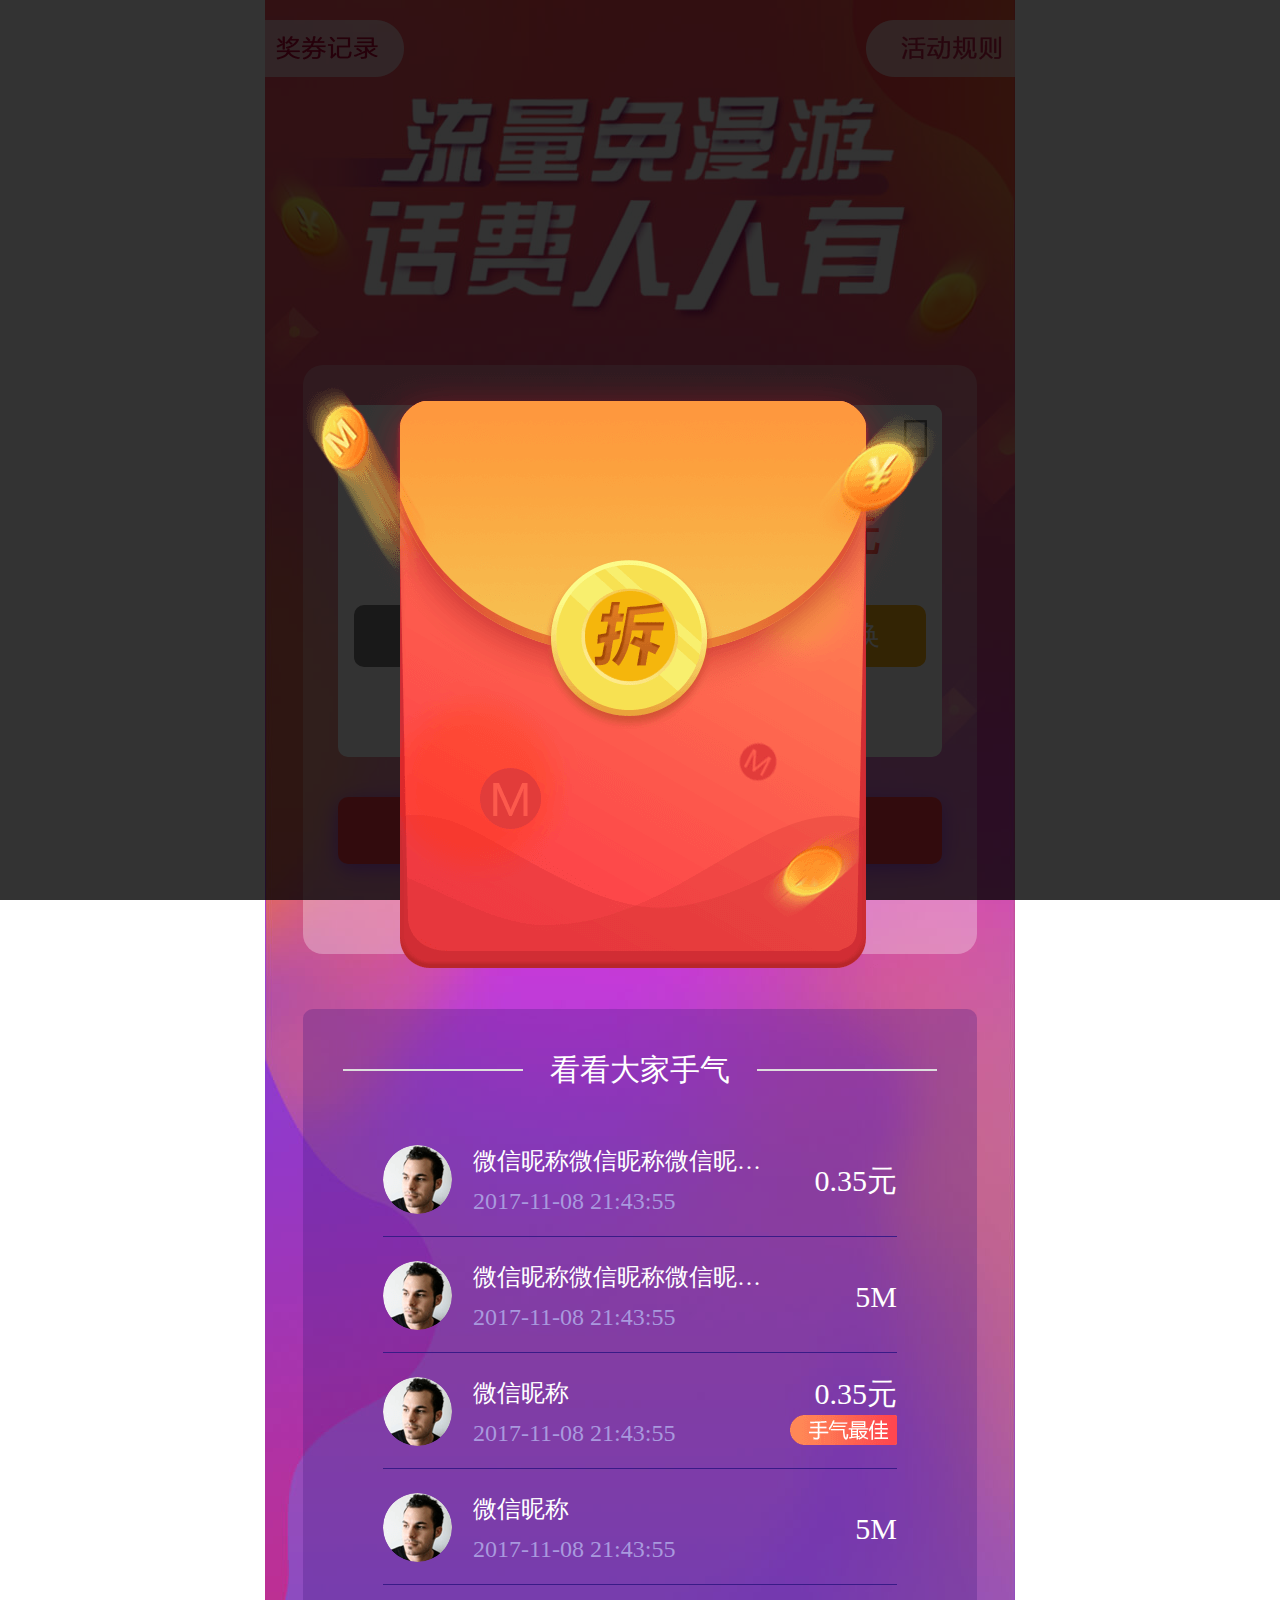
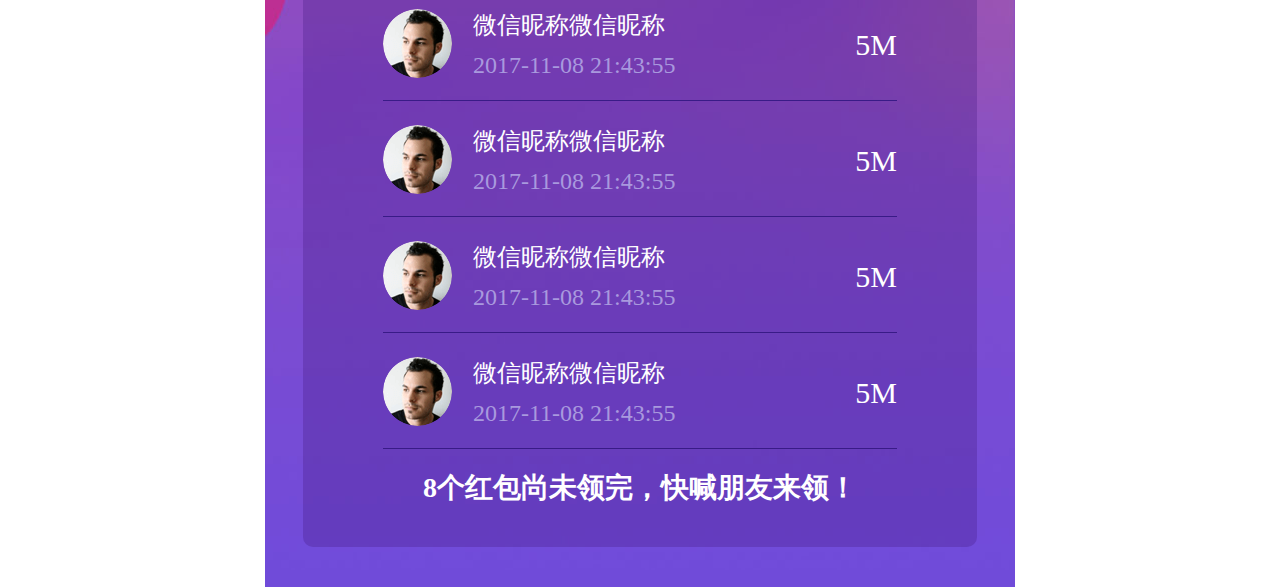
<file: index.html>
<!doctype html>
<html lang="en">
<head>
	<meta charset="UTF-8">
	<meta name="viewport" content="width=750, user-scalable=no, target-densitydpi=device-dpi">
	<meta name="format-detection" content="telephone=no">
	<title>流量红包人人有</title>
	<link rel="stylesheet" type="text/css" href="css/style.css">
</head>
<body>
<!-- 主体内容 开始 -->
<div class="wrap">
	<div class="banner">
		<i class="icon icon-record prizeBtn"></i>
		<i class="icon icon-rule ruleBtn"></i>
	</div>
	<div class="padding">
		<!-- dataCon01 Start -->
		<div class="dataCon01">
			<div class="ffbox">
				<div class="box box1 flip">
					<i class="icon icon-back"></i>
			    	<table class="tb02">
			    		<tr>
			    			<th></th>
			    			<th>流量券</th>
			    			<th>话费券</th>
			    		</tr>
			    		<tr>
			    			<td>累计获得</td>
			    			<td>500M</td>
			    			<td>8.4元</td>
			    		</tr>
			    		<tr>
			    			<td>已兑换</td>
			    			<td>200M</td>
			    			<td>5元</td>
			    		</tr>
			    	</table>
			    	<div class="btn-b" style="background: #ffb217;">炫耀一下</div>
			    </div>

			    <div class="box box0 flip">
			    	<i class="icon icon-tel"></i>
			    	<table class="tb01">
			    		<tr>
			    			<td>
			    				<div class="bl">
				    				<div class="tx1">流量券余额</div>
				    				<div class="num">10<span>M</span></div>
			    				</div>
			    			</td>
			    			<td>
			    				<div class="tx1">流量券余额</div>
			    				<div class="num">0.35<span>元</span></div>
			    			</td>
			    		</tr>
			    		<tr>
			    			<td>
			    				<div class="btn-b grayscale">满100M可兑换</div>
			    			</td>
			    			<td>
			    				<div class="btn-b" style="background: #ffb217;">满100M可兑换</div>
			    			</td>
			    		</tr>
			    	</table>
			    	<div class="zhu">更多话费流量快去领取好友礼包吧</div>
			    </div>
		    </div>

		    <div class="btn-a">点我获取更多话费流量</div>
		</div>
		<!-- dataCon01 End -->
		<!-- dataCon02 Start -->
		<div class="dataCon02">
			<div class="h4">看看大家手气</div>
			<div class="noone" style="display: none;">
				还没有领取你的红包，<br/>快喊朋友来领吧！
			</div>
			<div class="sqlist">
				<table>
					<tr>
						<td>
							<img src="images/user.png" class="uhead" />
							<div class="tx">
								<div class="nick">微信昵称微信昵称微信昵称微信昵称</div>
								<div class="time">2017-11-08 21:43:55</div>
							</div>
						</td>
						<td class="td2">
							<div>0.35元</div>
						</td>
					</tr>
					<tr>
						<td>
							<img src="images/user.png" class="uhead" />
							<div class="tx">
								<div class="nick">微信昵称微信昵称微信昵称微信昵称</div>
								<div class="time">2017-11-08 21:43:55</div>
							</div>
						</td>
						<td class="td2">
							5M
						</td>
					</tr>
					<tr>
						<td>
							<img src="images/user.png" class="uhead" />
							<div class="tx">
								<div class="nick">微信昵称</div>
								<div class="time">2017-11-08 21:43:55</div>
							</div>
						</td>
						<td class="td2">
							<div>0.35元</div>
							<i class="icon icon-index-jia"></i>
						</td>
					</tr>
					<tr>
						<td>
							<img src="images/user.png" class="uhead" />
							<div class="tx">
								<div class="nick">微信昵称</div>
								<div class="time">2017-11-08 21:43:55</div>
							</div>
						</td>
						<td class="td2">
							5M
						</td>
					</tr>
					<tr>
						<td>
							<img src="images/user.png" class="uhead" />
							<div class="tx">
								<div class="nick">微信昵称微信昵称</div>
								<div class="time">2017-11-08 21:43:55</div>
							</div>
						</td>
						<td class="td2">
							5M
						</td>
					</tr>
                    <tr>
                        <td>
                            <img src="images/user.png" class="uhead" />
                            <div class="tx">
                                <div class="nick">微信昵称微信昵称</div>
                                <div class="time">2017-11-08 21:43:55</div>
                            </div>
                        </td>
                        <td class="td2">
                            5M
                        </td>
                    </tr>
                    <tr>
                        <td>
                            <img src="images/user.png" class="uhead" />
                            <div class="tx">
                                <div class="nick">微信昵称微信昵称</div>
                                <div class="time">2017-11-08 21:43:55</div>
                            </div>
                        </td>
                        <td class="td2">
                            5M
                        </td>
                    </tr>
                    <tr>
                        <td>
                            <img src="images/user.png" class="uhead" />
                            <div class="tx">
                                <div class="nick">微信昵称微信昵称</div>
                                <div class="time">2017-11-08 21:43:55</div>
                            </div>
                        </td>
                        <td class="td2">
                            5M
                        </td>
                    </tr>
				</table>
			</div>
			<div class="zhu">8个红包尚未领完，快喊朋友来领！</div>
		</div>
		<!-- dataCon02 End -->
	</div>
</div>
<!-- 主体内容 结束 -->

<!-- 土司弹窗-50M放入账户 开始 -->
<div class="toast">
    <div class="com_pop_con pop_toast">
    	<div class="middle">
        	恭喜您！50M流量券已放入账户了哦，<br/>快去查看吧！
        </div>
    </div>
</div>
<!-- 土司弹窗-50M放入账户 结束 -->
<!-- 土司弹窗-本轮已抢完 开始 -->
<div class="toast">
    <div class="com_pop_con pop_toast">
    	<div class="middle">
        	很遗憾<br/>
本轮话费/流量已抢光，<br/>
请下个时间段再来试试吧！
        </div>
    </div>
</div>
<!-- 土司弹窗-本轮已抢完 结束 -->
<!-- 土司弹窗-兑换成功 开始 -->
<div class="toast">
    <div class="com_pop_con pop_toast">
    	<div class="middle">
        	恭喜你兑换成功<br/>
所获流量/话费将在8月23日前充值到您的账户
        </div>
    </div>
</div>
<!-- 土司弹窗-兑换成功 结束 -->
<!-- 土司弹窗-流量券已抢光 开始 -->
<div class="toast">
    <div class="com_pop_con pop_toast">
    	<div class="middle">
        	啊哦，今日流量券已抢光，请明天早些来哦！
        </div>
    </div>
</div>
<!-- 土司弹窗-流量券已抢光 结束 -->
<!-- 土司弹窗-每个时间段兑换一次 开始 -->
<div class="toast">
    <div class="com_pop_con pop_toast">
    	<div class="middle">
        	每个时间段仅可兑换一次奖品哦~<br/>
请下个时间段再来吧！
        </div>
    </div>
</div>
<!-- 土司弹窗-每个时间段兑换一次 结束 -->
<!-- 土司弹窗-右上角分享 开始 -->
<div class="toast">
    <div class="com_pop_con pop_toast">
    	<div class="middle">
        	点击右上角发给朋友<br/>
满8人领取即有机会再获50M流量券
        </div>
    </div>
</div>
<!-- 土司弹窗-右上角分享 结束 -->


<!-- 8个红包已被领完-去抢50M流量券 开始 -->
<div class="pop_module">
    <div class="com_pop_con pop_con01">
        <div class="ptop">
        	 温馨提示
        	<div class="icon icon-close closeBtn"></div>
        </div>
        <div class="txt">
        	<div class="middle">
	            礼包已被8位好友领完了哦，<br/> 快去抢50M流量券吧！
	        </div>
        </div>
        <div class="btm">
            <div class="icon icon-btn">立即领取</div>
        </div>
    </div>
</div>
<!-- 8个红包已被领完-去抢50M流量券 结束 -->

<!-- APP测-弹窗兑换时间未到 开始 -->
<div class="pop_module">
    <div class="com_pop_con pop_con01">
        <div class="ptop">
        	 兑换时间还未到哦！
        	<div class="icon icon-close closeBtn"></div>
        </div>
        <div class="txt" style="width: 5.8rem;">
        	<div class="middle">
	            每日<span class="orange">11：00—15：00</span>和<span class="orange">16：00—20：00</span>两个时间段开放兑换哦，千万别错过！
	        </div>
        </div>
        <div class="btm">
            <div class="icon icon-btn">确认</div>
        </div>
    </div>
</div>
<!-- APP测-弹窗兑换时间未到 结束 -->
<!-- APP测-弹窗余额不足 开始 -->
<div class="pop_module">
    <div class="com_pop_con pop_con01">
        <div class="ptop">
        	  余额不足
        	<div class="icon icon-close closeBtn"></div>
        </div>
        <div class="txt">
        	<div class="middle">
	            您的余额还不够兑换哦，<br/> 集满100M/5元话费再来吧！
	        </div>
        </div>
        <div class="btm">
            <div class="icon icon-btn">获得更多礼包</div>
        </div>
    </div>
</div>
<!-- APP测-弹窗余额不足 结束 -->

<!-- APP测-当日第二次进入弹窗提示礼包已领过 开始 -->
<div class="pop_module">
    <div class="com_pop_con pop_con01">
        <div class="ptop">
        	   今日礼包已领过！
        	<div class="icon icon-close closeBtn"></div>
        </div>
        <div class="txt">
        	<div class="middle">
	            微信搜索关注“中国移动10086”公众号 →回复<span class="orange">“礼包”</span>参与活动，即可再领 一份话费、流量礼包哦！
	        </div>
        </div>
        <div class="btm">
            <div class="icon icon-btn">立即前往</div>
        </div>
    </div>
</div>
<!-- APP测-当日第二次进入弹窗提示礼包已领过 结束 -->

<!-- 被邀请人进入-不能领取自己礼包 开始 -->
<div class="pop_module">
    <div class="com_pop_con pop_con01">
        <div class="ptop">
        	    温馨提示
        	<div class="icon icon-close closeBtn"></div>
        </div>
        <div class="txt">
        	<div class="middle">
	           不能领取自己的礼包哦！
	        </div>
        </div>
        <div class="btm">
            <div class="icon icon-btn">确认</div>
        </div>
    </div>
</div>
<!-- 被邀请人进入-不能领取自己礼包 结束 -->

<!-- 被被邀请人进入-很遗憾礼包已领完 开始 -->
<div class="pop_module">
    <div class="com_pop_con pop_con01">
        <div class="ptop">
        	     很遗憾
        	<div class="icon icon-close closeBtn"></div>
        </div>
        <div class="txt">
        	<div class="middle">
	           该礼包已被领完！
	        </div>
        </div>
        <div class="btm">
            <div class="icon icon-btn">立即领取更多话费流量礼包</div>
        </div>
    </div>
</div>
<!-- 被被邀请人进入-很遗憾礼包已领完 结束 -->

<!-- 被邀请人进入-礼包已领过 开始 -->
<div class="pop_module">
    <div class="com_pop_con pop_con01">
        <div class="ptop">
        	      温馨提示
        	<div class="icon icon-close closeBtn"></div>
        </div>
        <div class="txt">
        	<div class="middle">
	           该礼包您已经领取过了哦， <br/>快去看看其他好友的礼包吧！
	        </div>
        </div>
        <div class="btm">
            <div class="icon icon-btn">确认</div>
        </div>
    </div>
</div>
<!-- 被邀请人进入-礼包已领过 结束 -->

<!-- 被邀请人进入-领取机会用完 开始 -->
<div class="pop_module">
    <div class="com_pop_con pop_con01">
        <div class="ptop">
        	      温馨提示
        	<div class="icon icon-close closeBtn"></div>
        </div>
        <div class="txt">
        	<div class="middle">
	           不要贪心哦，<br/> 今日领取机会已用完！<br/> 注：每日仅可领取4次好友礼包哦！
	        </div>
        </div>
        <div class="btm">
            <div class="icon icon-btn">确认</div>
        </div>
    </div>
</div>
<!-- 被邀请人进入-领取机会用完 结束 -->


<!-- 被邀请人进入-领取机会用完 开始 -->
<div class="pop_module">
    <div class="com_pop_con pop_con01">
        <div class="ptop">
        	      温馨提示
        	<div class="icon icon-close closeBtn"></div>
        </div>
        <div class="txt">
        	<div class="middle">
	           不要贪心哦，<br/> 今日领取机会已用完！<br/> 注：每日仅可领取4次好友礼包哦！
	        </div>
        </div>
        <div class="btm">
            <div class="icon icon-btn">确认</div>
        </div>
    </div>
</div>
<!-- 被邀请人进入-领取机会用完 结束 -->


<!-- 弹窗-50M流量券已入账 开始 -->
<div class="pop_module">
    <div class="com_pop_con pop_con01">
        <div class="ptop">
        	       恭喜您
        	<div class="icon icon-close closeBtn"></div>
        </div>
        <div class="txt">
        	<div class="middle">
	           50M流量券已放入账户了哦，<br/> 快去查看吧！
	        </div>
        </div>
        <div class="btm">
            <div class="icon icon-btn">立即查看</div>
        </div>
    </div>
</div>
<!-- 弹窗-50M流量券已入账 结束 -->

<!-- 弹窗-打开10086APP 开始 -->
<div class="pop_module">
    <div class="com_pop_con pop_con01">
        <div class="ptop">
        	        温馨提示
        	<div class="icon icon-close closeBtn"></div>
        </div>
        <div class="txt" style="width: 5.5rem;">
        	<div class="middle">
	           打开“10086APP”→点击首页轮播图→进入活动，即可兑换流量及话费奖品！
	        </div>
        </div>
        <div class="btm">
            <div class="icon icon-btn">打开10086APP</div>
        </div>
    </div>
</div>
<!-- 弹窗-打开10086APP 结束 -->
<!-- 弹窗-流量券被抢光 开始 -->
<div class="pop_module">
    <div class="com_pop_con pop_con01">
        <div class="ptop">
        	        很遗憾
        	<div class="icon icon-close closeBtn"></div>
        </div>
        <div class="txt">
        	<div class="middle">
	          啊哦，今日流量券已抢光，<br/> 请明天早些来哦！
	        </div>
        </div>
        <div class="btm">
            <div class="icon icon-btn">获取更多礼包</div>
        </div>
    </div>
</div>
<!-- 弹窗-流量券被抢光 结束 -->
<!-- 弹窗-温馨提示 开始 -->
<div class="pop_module">
    <div class="com_pop_con pop_con01">
        <div class="ptop">
        	         温馨提示
        	<div class="icon icon-close closeBtn"></div>
        </div>
        <div class="txt">
        	<div class="middle">
	          每日首次前往“10086APP”→点击首页下方轮播图→进入活动，还可以再领 一份话费、流量礼包哦！
	        </div>
        </div>
        <div class="btm">
            <div class="icon icon-btn">打开10086APP</div>
        </div>
    </div>
</div>
<!-- 弹窗-温馨提示 结束 -->

<!-- 微信绑定页 开始 -->
<div class="pop_module">
    <div class="com_pop_con pop_con01">
        <div class="ptop">
        	 话费流量要放哪个手机号呢？
        	<div class="icon icon-close closeBtn"></div>
        </div>
        <div style="height: .6rem;"></div>
        <div class="btm">
            <div class="icon icon-btn">立即绑定</div>
        </div>
    </div>
</div>
<!-- 微信绑定页 结束 -->

<!-- 微信测-当日第二次进入弹窗提示礼包已领过 开始 -->
<div class="pop_module">
    <div class="com_pop_con pop_con01">
        <div class="ptop">
        	  今日礼包已领过！
        	<div class="icon icon-close closeBtn"></div>
        </div>
        <div class="txt">
        	<div class="middle">
	          每日首次前往“10086APP”→点击 首页轮播图→进入活动，还可以再领 一份话费、流量礼包哦！
	        </div>
        </div>
        <div class="btm">
            <div class="icon icon-btn">立即前往</div>
        </div>
    </div>
</div>
<!-- 微信测-当日第二次进入弹窗提示礼包已领过 结束 -->


<!-- 弹窗-弹窗-余额卡片 开始 -->
<div class="pop_module">
    <div class="com_pop_con pop_con01">
        <div class="ptop">
        	<div class="icon icon-close closeBtn"></div>
        </div>
        <table class="tb02">
    		<tr>
    			<th></th>
    			<th>流量券</th>
    			<th>话费券</th>
    		</tr>
    		<tr>
    			<td>累计获得</td>
    			<td>500M</td>
    			<td>8.4元</td>
    		</tr>
    		<tr>
    			<td>已兑换</td>
    			<td>200M</td>
    			<td>5元</td>
    		</tr>
    	</table>
      	<div class="btm" style="margin-top: .4rem;">
            <div class="icon icon-btn">炫耀一下</div>
        </div>
    </div>
</div>
<!-- 弹窗-弹窗-余额卡片 结束 -->
<!-- 弹窗-领券攻略 开始 -->
<div class="pop_module">
    <div class="com_pop_con pop_con01">
        <div class="ptop">
        	领券攻略
        	<div class="icon icon-close closeBtn"></div>
        </div>
        <div class="content01">
        	<p class="line">
        	1、给好友发礼包，抢领50M流量券！<br/><i class="icon icon-to2"></i>
			<span class="gray">注：每日数量有限，先到先得！</span>
			</p>
			<p>
			2、前往10086APP再领一份礼包哦！<br/><i class="icon icon-to1"></i>
				<span class="gray">注：打开“10086APP”→点击<br/>
				首页下方轮播图→参与活动</span>
			</p>
			<div class="zhu gray">
				注：在朋友圈领取好友发出的礼包还可以<br/>
			       获得更多话费流量券哦！
			</div>
        </div>
    </div>
</div>
<!-- 弹窗-领券攻略 结束 -->

<!-- 被邀请人打开红包页—获得奖券 开始 -->
<div class="pop_module">
    <div class="com_pop_con pop_con01">
        <div class="ptop">
        	恭喜您获得
        	<div class="icon icon-close closeBtn"></div>
        </div>
        <div class="content02">
        	<div class="quan">
        		<dl>
        			<dt>话费券</dt>
        			<dd> ▪  满5元可兑换</dd>
        			<dd> ▪  有效期至2018年7月20日</dd>
        		</dl>
        		<div class="right">
        			0.5<span>元</span>
        		</div>
        	</div>
        	<div class="txt1 gray">话费券已放入账号：136****8548</div>
        	<div class="icon icon-btn">确认</div>
        </div>
      
    </div>
</div>
<!-- 被邀请人打开红包页—获得奖券 结束 -->
<!-- 红包页—获得奖券 开始 -->
<div class="pop_module">
    <div class="com_pop_con pop_con01">
        <div class="ptop">
        	恭喜您获得
        	<div class="icon icon-close closeBtn"></div>
        </div>
        <div class="content02">
        	<div class="quan">
        		<dl>
        			<dt>话费券</dt>
        			<dd> ▪  满5元可兑换</dd>
        			<dd> ▪  有效期至2018年7月20日</dd>
        		</dl>
        		<div class="right">
        			0.5<span>元</span>
        		</div>
        	</div>
        	<div class="quan">
        		<dl>
        			<dt>流量券</dt>
        			<dd>  ▪  满100M可兑换</dd>
        			<dd> ▪  有效期至2018年7月20日</dd>
        		</dl>
        		<div class="right">
        			10<span>M</span>
        		</div>
        	</div>
        	<div class="txt1 gray">话费券已放入账号：136****8548</div>
        	<div class="icon icon-btn closeBtn">确认</div>
        </div>
    </div>
</div>
<!-- 红包页—获得奖券 结束 -->
<!-- 弹窗-活动规则 开始 -->
<div class="pop_module rulePop">
    <div class="com_pop_con pop_con01">
        <div class="ptop">
        	活动规则
        	<div class="icon icon-close closeBtn"></div>
        </div>
        <div class="content03">
        	<div class="ova">
        		<p class="bold">活动时间:</p>
	        	<p>2018年7月11日-7月20日</p>
	        	<p class="bold">参与规则：</p>
	        	<p>1、您可每日在“中国移动10086”微信公众号和“10086”APP各领取一次礼包（您在微信绑定的号码需与APP登录号码保持一致，否则获取的奖品券无法累加）；</p>
	        	<p>2、礼包可发给朋友领取，每个礼包含8个小包，当日礼包全部领取后，将有机会获得50M流量券，每日限量500份，0点开始重置，数量有限，先到先得；</p>
	        	<p>3、每日您可领取4次好友的礼包，领取好友的礼包也将随机获得话费券或流量券；</p>
	        	<p>4、当您攒够5元话费或100M流量即可在规定时间参与兑换，数量有限，先到先得哦；</p>
        	</div>
        </div>
        <div class="icon icon-btn closeBtn">好的</div>
      
    </div>
</div>
<!-- 弹窗-活动规则 结束 -->

<!-- 弹窗-奖券记录 开始 -->
<div class="pop_module prizePop">
    <div class="com_pop_con pop_con01">
        <div class="ptop">
        	奖券记录
        	<div class="icon icon-close closeBtn"></div>
        </div>
        <div class="content04 sqlist">
        	<div class="ova">
	        	<table>
					<tr>
						<td>
							<div class="tx">
								<div class="nick">APP每日领取</div>
								<div class="time">2017-11-08 21:43:55</div>
							</div>
						</td>
						<td class="td2">
							+5M流量券
						</td>
					</tr>
					<tr class="orange">
						<td>
							<div class="tx">
								<div class="nick">成功兑换流量</div>
								<div class="time">2017-11-08 21:43:55</div>
							</div>
						</td>
						<td class="td2">
							-100M流量券
						</td>
					</tr>
					<tr>
						<td>
							<div class="tx">
								<div class="nick">APP每日领取</div>
								<div class="time">2017-11-08 21:43:55</div>
							</div>
						</td>
						<td class="td2">
							+5M流量券
						</td>
					</tr>
					<tr>
						<td>
							<div class="tx">
								<div class="nick">APP每日领取</div>
								<div class="time">2017-11-08 21:43:55</div>
							</div>
						</td>
						<td class="td2">
							+5M流量券
						</td>
					</tr>
					<tr>
						<td>
							<div class="tx">
								<div class="nick">微信每日领取</div>
								<div class="time">2017-11-08 21:43:55</div>
							</div>
						</td>
						<td class="td2">
							+5M流量券
						</td>
					</tr>
					<tr>
						<td>
							<div class="tx">
								<div class="nick">成功兑换流量</div>
								<div class="time">2017-11-08 21:43:55</div>
							</div>
						</td>
						<td class="td2">
							+5M流量券
						</td>
					</tr>
					<tr>
						<td>
							<div class="tx">
								<div class="nick">APP每日领取</div>
								<div class="time">2017-11-08 21:43:55</div>
							</div>
						</td>
						<td class="td2">
							+5M流量券
						</td>
					</tr>
					<tr>
						<td>
							<div class="tx">
								<div class="nick">微信每日领取</div>
								<div class="time">2017-11-08 21:43:55</div>
							</div>
						</td>
						<td class="td2">
							+5M流量券
						</td>
					</tr>
				</table>
			</div>
        </div>
        <div class="icon icon-btn closeBtn">好的</div>
    </div>
</div>
<!-- 弹窗-奖券记录 结束 -->

<!-- 微信关注页 开始 -->
<div class="pop_module">
    <div class="com_pop_con pop_con01">
        <div class="ptop">
        	先成为我的人就能领啦
        	<!-- <div class="icon icon-close closeBtn"></div> -->
        </div>
        <div class="content05">
        	<img src="images/ewm.png"/>
        	<div class="txt2">长按识别上方二维码<br/>
        		回复关键词“<span class="orange">礼包</span>”即可领取</div>
        </div>
    </div>
</div>
<!-- 微信关注页 结束 -->

<!-- 弹窗-红包 开始 -->
<div class="pop_module redpkPop show">
    <div class="redpk">
    </div>
</div>
<!-- 弹窗-红包 结束 -->

<script src="https://happy.mail.10086.cn/res/yzkf/js/jquery.js"></script>	
<script src="js/mode.js"></script>
<script type="text/javascript">
	var activity = (function(){
		var init = function(){
			var $closeBtn = $(".closeBtn"),
				$ruleBtn = $(".ruleBtn"),
				$prizeBtn = $(".prizeBtn");
			//关闭
			$closeBtn.click(function(event) {
				$(this).parents('.pop_module').removeClass('show');
			});
			//规则
			$ruleBtn.click(function(event) {
				$(".rulePop").addClass('show');
			});
			//获奖记录
			$prizeBtn.click(function(event) {
				$(".prizePop").addClass('show');
			});

			$(".icon-tel").click(function(event) {
				$(".box0").removeClass('in').addClass('out');
				setTimeout(function(){
					$(".box1").removeClass('out').addClass('in');	
				}, 225);
			});
			$(".icon-back").click(function(event) {
				$(".box1").removeClass('in').addClass('out');
				setTimeout(function(){
					$(".box0").removeClass('out').addClass('in');		
				}, 225);
			});

            $(".redpk").click(function(event) {
                $(this).addClass('redpkAni');
                setTimeout(function(){
                    $(".redpkPop").removeClass('show');    
                }, 2000);
            });

            $(".btn-a").click(function(event) {
                $(".toast").fadeIn();
                setTimeout(function(){
                    $(".toast").fadeOut();
                }, 1000);
            });


			setTimeout(function(){
				$(".loadPop").removeClass('show');
			}, 3000);

		   
			
			
		};
		return {
			init: init
		};

	})();

	activity.init();
</script>
</body>
</html>
</file>
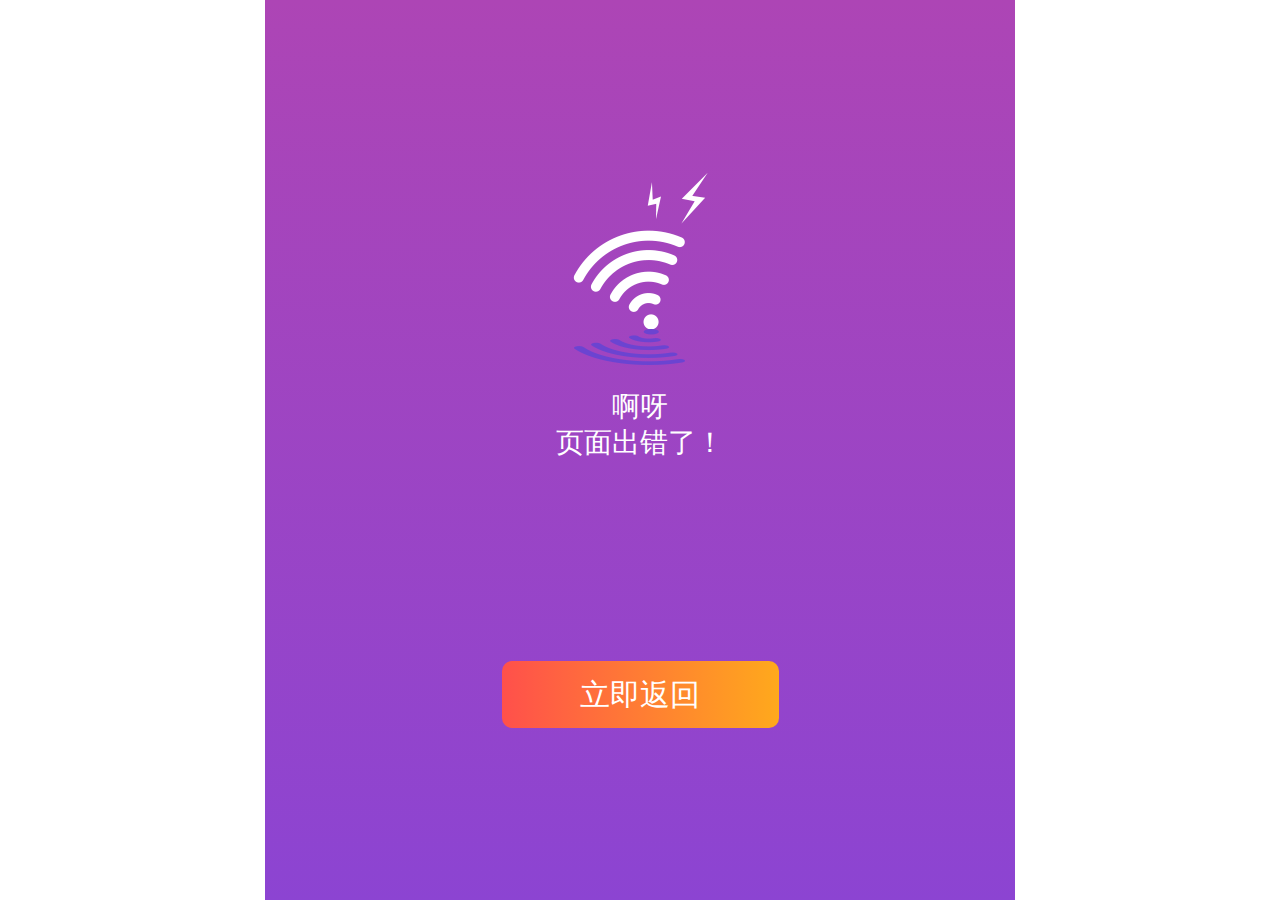
<file: busy.html>
<!doctype html>
<html lang="en">
<head>
	<meta charset="UTF-8">
	<meta name="viewport" content="width=750, user-scalable=no, target-densitydpi=device-dpi">
	<meta name="format-detection" content="telephone=no">
	<title>流量红包人人有</title>
	<link rel="stylesheet" type="text/css" href="css/style.css">
</head>
<body>

<div class="busy">
	<div class="middle">
		<img src="images/wifi.png" class="wifi" />
		<p>啊呀<br/>页面出错了！</p>
		<div class="btn-back">立即返回</div>
	</div>
</div>

<script src="https://happy.mail.10086.cn/res/yzkf/js/jquery.js"></script>	
<script src="js/mode.js"></script>	
</body>
</html>
</file>
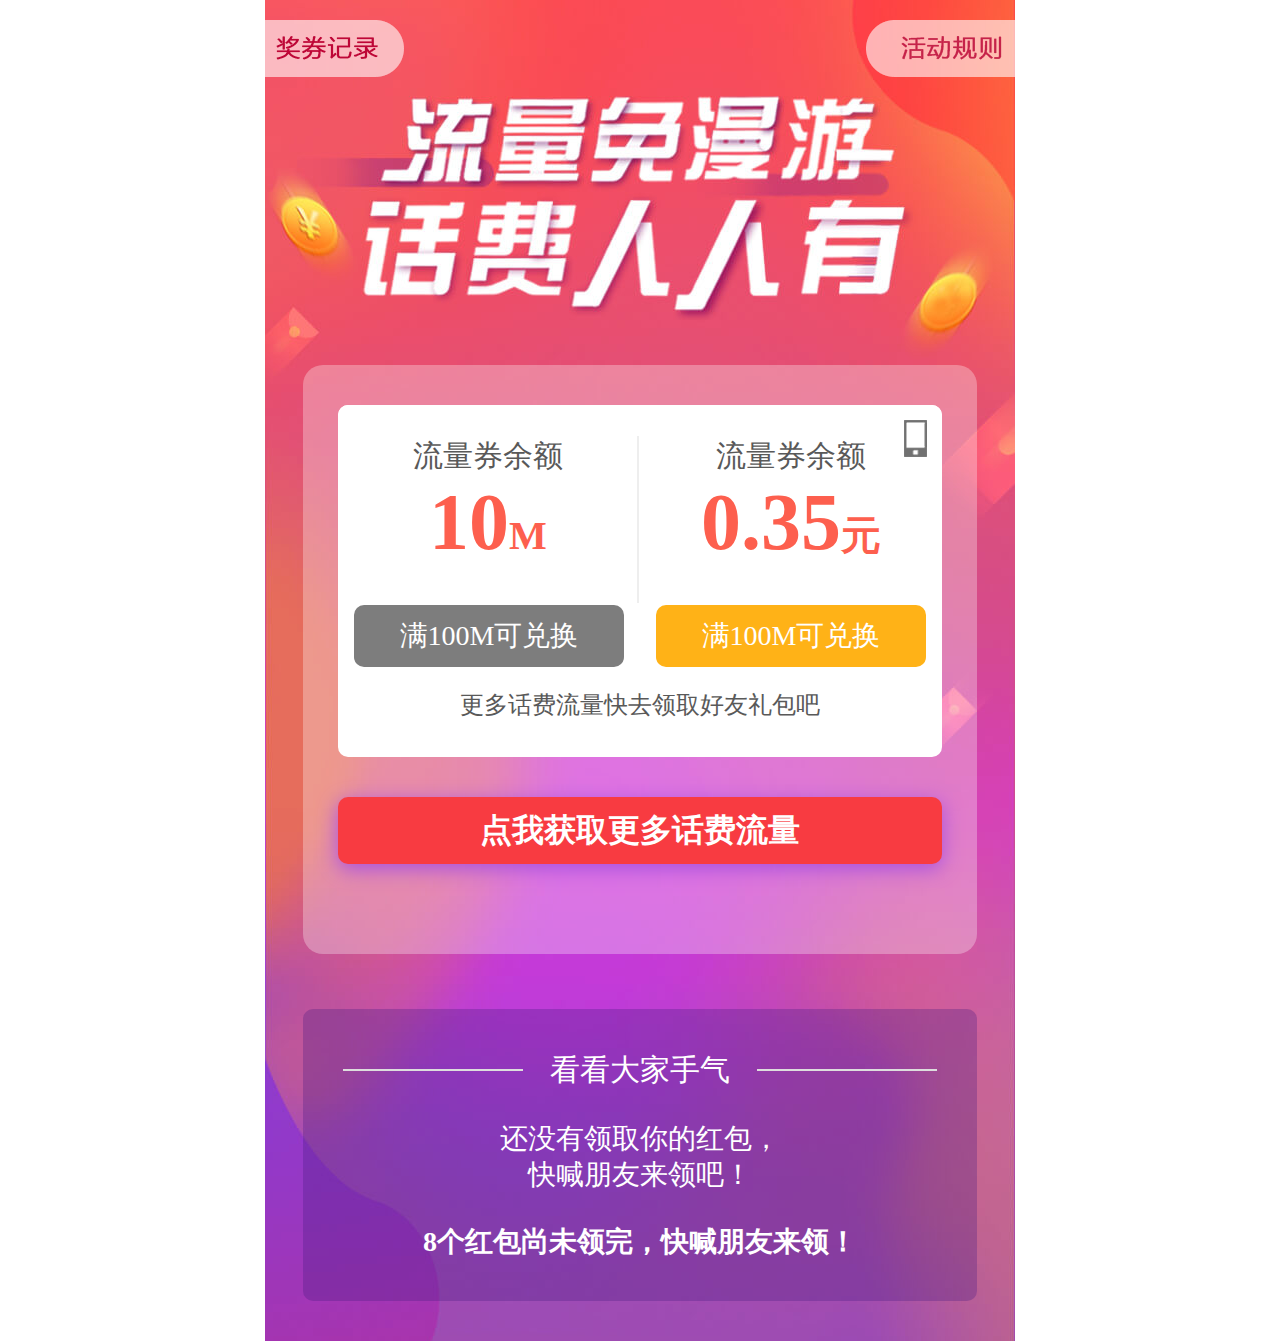
<file: list.html>
<!doctype html>
<html lang="en">
<head>
    <meta charset="UTF-8">
    <meta name="viewport" content="width=750, user-scalable=no, target-densitydpi=device-dpi">
    <meta name="format-detection" content="telephone=no">
    <title>Document</title>
    <link rel="stylesheet" type="text/css" href="css/style.css">
</head>
<body>
<!-- 主体内容 开始 -->
<div class="wrap">
    <div class="banner">
        <i class="icon icon-record prizeBtn"></i>
        <i class="icon icon-rule ruleBtn"></i>
    </div>
    <div class="padding">
        <!-- dataCon01 Start -->
        <div class="dataCon01">
            <div class="ffbox">
                <div class="box box1 flip">
                    <i class="icon icon-back"></i>
                    <table class="tb02">
                        <tr>
                            <th></th>
                            <th>流量券</th>
                            <th>话费券</th>
                        </tr>
                        <tr>
                            <td>累计获得</td>
                            <td>500M</td>
                            <td>8.4元</td>
                        </tr>
                        <tr>
                            <td>已兑换</td>
                            <td>200M</td>
                            <td>5元</td>
                        </tr>
                    </table>
                    <div class="btn-b" style="background: #ffb217;">炫耀一下</div>
                </div>

                <div class="box box0 flip">
                    <i class="icon icon-tel"></i>
                    <table class="tb01">
                        <tr>
                            <td>
                                <div class="bl">
                                    <div class="tx1">流量券余额</div>
                                    <div class="num">10<span>M</span></div>
                                </div>
                            </td>
                            <td>
                                <div class="tx1">流量券余额</div>
                                <div class="num">0.35<span>元</span></div>
                            </td>
                        </tr>
                        <tr>
                            <td>
                                <div class="btn-b grayscale">满100M可兑换</div>
                            </td>
                            <td>
                                <div class="btn-b" style="background: #ffb217;">满100M可兑换</div>
                            </td>
                        </tr>
                    </table>
                    <div class="zhu">更多话费流量快去领取好友礼包吧</div>
                </div>
            </div>

            <div class="btn-a">点我获取更多话费流量</div>
        </div>
        <!-- dataCon01 End -->
        <!-- dataCon02 Start -->
        <div class="dataCon02">
            <div class="h4">看看大家手气</div>
            <div class="noone">
                还没有领取你的红包，<br/>快喊朋友来领吧！
            </div>
            <div class="sqlist"  style="display: none;">
                <table>
                    <tr>
                        <td>
                            <img src="images/user.png" class="uhead" />
                            <div class="tx">
                                <div class="nick">微信昵称微信昵称微信昵称微信昵称</div>
                                <div class="time">2017-11-08 21:43:55</div>
                            </div>
                        </td>
                        <td class="td2">
                            <div>0.35元</div>
                        </td>
                    </tr>
                    <tr>
                        <td>
                            <img src="images/user.png" class="uhead" />
                            <div class="tx">
                                <div class="nick">微信昵称微信昵称微信昵称微信昵称</div>
                                <div class="time">2017-11-08 21:43:55</div>
                            </div>
                        </td>
                        <td class="td2">
                            5M
                        </td>
                    </tr>
                    <tr>
                        <td>
                            <img src="images/user.png" class="uhead" />
                            <div class="tx">
                                <div class="nick">微信昵称</div>
                                <div class="time">2017-11-08 21:43:55</div>
                            </div>
                        </td>
                        <td class="td2">
                            <div>0.35元</div>
                            <i class="icon icon-index-jia"></i>
                        </td>
                    </tr>
                    <tr>
                        <td>
                            <img src="images/user.png" class="uhead" />
                            <div class="tx">
                                <div class="nick">微信昵称</div>
                                <div class="time">2017-11-08 21:43:55</div>
                            </div>
                        </td>
                        <td class="td2">
                            5M
                        </td>
                    </tr>
                    <tr>
                        <td>
                            <img src="images/user.png" class="uhead" />
                            <div class="tx">
                                <div class="nick">微信昵称微信昵称</div>
                                <div class="time">2017-11-08 21:43:55</div>
                            </div>
                        </td>
                        <td class="td2">
                            5M
                        </td>
                    </tr>
                </table>
            </div>
            <div class="zhu">8个红包尚未领完，快喊朋友来领！</div>
        </div>
        <!-- dataCon02 End -->
    </div>
</div>
<!-- 主体内容 结束 -->

<!-- 土司弹窗-50M放入账户 开始 -->
<div class="toast">
    <div class="com_pop_con pop_toast">
        <div class="middle">
            恭喜您！50M流量券已放入账户了哦，<br/>快去查看吧！
        </div>
    </div>
</div>
<!-- 土司弹窗-50M放入账户 结束 -->
<!-- 土司弹窗-本轮已抢完 开始 -->
<div class="toast">
    <div class="com_pop_con pop_toast">
        <div class="middle">
            很遗憾<br/>
本轮话费/流量已抢光，<br/>
请下个时间段再来试试吧！
        </div>
    </div>
</div>
<!-- 土司弹窗-本轮已抢完 结束 -->
<!-- 土司弹窗-兑换成功 开始 -->
<div class="toast">
    <div class="com_pop_con pop_toast">
        <div class="middle">
            恭喜你兑换成功<br/>
所获流量/话费将在8月23日前充值到您的账户
        </div>
    </div>
</div>
<!-- 土司弹窗-兑换成功 结束 -->
<!-- 土司弹窗-流量券已抢光 开始 -->
<div class="toast">
    <div class="com_pop_con pop_toast">
        <div class="middle">
            啊哦，今日流量券已抢光，请明天早些来哦！
        </div>
    </div>
</div>
<!-- 土司弹窗-流量券已抢光 结束 -->
<!-- 土司弹窗-每个时间段兑换一次 开始 -->
<div class="toast">
    <div class="com_pop_con pop_toast">
        <div class="middle">
            每个时间段仅可兑换一次奖品哦~<br/>
请下个时间段再来吧！
        </div>
    </div>
</div>
<!-- 土司弹窗-每个时间段兑换一次 结束 -->
<!-- 土司弹窗-右上角分享 开始 -->
<div class="toast">
    <div class="com_pop_con pop_toast">
        <div class="middle">
            点击右上角发给朋友<br/>
满8人领取即有机会再获50M流量券
        </div>
    </div>
</div>
<!-- 土司弹窗-右上角分享 结束 -->


<!-- 8个红包已被领完-去抢50M流量券 开始 -->
<div class="pop_module">
    <div class="com_pop_con pop_con01">
        <div class="ptop">
             温馨提示
            <div class="icon icon-close closeBtn"></div>
        </div>
        <div class="txt">
            <div class="middle">
                礼包已被8位好友领完了哦，<br/> 快去抢50M流量券吧！
            </div>
        </div>
        <div class="btm">
            <div class="icon icon-btn">立即领取</div>
        </div>
    </div>
</div>
<!-- 8个红包已被领完-去抢50M流量券 结束 -->

<!-- APP测-弹窗兑换时间未到 开始 -->
<div class="pop_module">
    <div class="com_pop_con pop_con01">
        <div class="ptop">
             兑换时间还未到哦！
            <div class="icon icon-close closeBtn"></div>
        </div>
        <div class="txt" style="width: 5.8rem;">
            <div class="middle">
                每日<span class="orange">11：00—15：00</span>和<span class="orange">16：00—20：00</span>两个时间段开放兑换哦，千万别错过！
            </div>
        </div>
        <div class="btm">
            <div class="icon icon-btn">确认</div>
        </div>
    </div>
</div>
<!-- APP测-弹窗兑换时间未到 结束 -->
<!-- APP测-弹窗余额不足 开始 -->
<div class="pop_module">
    <div class="com_pop_con pop_con01">
        <div class="ptop">
              余额不足
            <div class="icon icon-close closeBtn"></div>
        </div>
        <div class="txt">
            <div class="middle">
                您的余额还不够兑换哦，<br/> 集满100M/5元话费再来吧！
            </div>
        </div>
        <div class="btm">
            <div class="icon icon-btn">获得更多礼包</div>
        </div>
    </div>
</div>
<!-- APP测-弹窗余额不足 结束 -->

<!-- APP测-当日第二次进入弹窗提示礼包已领过 开始 -->
<div class="pop_module">
    <div class="com_pop_con pop_con01">
        <div class="ptop">
               今日礼包已领过！
            <div class="icon icon-close closeBtn"></div>
        </div>
        <div class="txt">
            <div class="middle">
                微信搜索关注“中国移动10086”公众号 →回复<span class="orange">“礼包”</span>参与活动，即可再领 一份话费、流量礼包哦！
            </div>
        </div>
        <div class="btm">
            <div class="icon icon-btn">立即前往</div>
        </div>
    </div>
</div>
<!-- APP测-当日第二次进入弹窗提示礼包已领过 结束 -->

<!-- 被邀请人进入-不能领取自己礼包 开始 -->
<div class="pop_module">
    <div class="com_pop_con pop_con01">
        <div class="ptop">
                温馨提示
            <div class="icon icon-close closeBtn"></div>
        </div>
        <div class="txt">
            <div class="middle">
               不能领取自己的礼包哦！
            </div>
        </div>
        <div class="btm">
            <div class="icon icon-btn">确认</div>
        </div>
    </div>
</div>
<!-- 被邀请人进入-不能领取自己礼包 结束 -->

<!-- 被被邀请人进入-很遗憾礼包已领完 开始 -->
<div class="pop_module">
    <div class="com_pop_con pop_con01">
        <div class="ptop">
                 很遗憾
            <div class="icon icon-close closeBtn"></div>
        </div>
        <div class="txt">
            <div class="middle">
               该礼包已被领完！
            </div>
        </div>
        <div class="btm">
            <div class="icon icon-btn">立即领取更多话费流量礼包</div>
        </div>
    </div>
</div>
<!-- 被被邀请人进入-很遗憾礼包已领完 结束 -->

<!-- 被邀请人进入-礼包已领过 开始 -->
<div class="pop_module">
    <div class="com_pop_con pop_con01">
        <div class="ptop">
                  温馨提示
            <div class="icon icon-close closeBtn"></div>
        </div>
        <div class="txt">
            <div class="middle">
               该礼包您已经领取过了哦， <br/>快去看看其他好友的礼包吧！
            </div>
        </div>
        <div class="btm">
            <div class="icon icon-btn">确认</div>
        </div>
    </div>
</div>
<!-- 被邀请人进入-礼包已领过 结束 -->

<!-- 被邀请人进入-领取机会用完 开始 -->
<div class="pop_module">
    <div class="com_pop_con pop_con01">
        <div class="ptop">
                  温馨提示
            <div class="icon icon-close closeBtn"></div>
        </div>
        <div class="txt">
            <div class="middle">
               不要贪心哦，<br/> 今日领取机会已用完！<br/> 注：每日仅可领取4次好友礼包哦！
            </div>
        </div>
        <div class="btm">
            <div class="icon icon-btn">确认</div>
        </div>
    </div>
</div>
<!-- 被邀请人进入-领取机会用完 结束 -->


<!-- 被邀请人进入-领取机会用完 开始 -->
<div class="pop_module">
    <div class="com_pop_con pop_con01">
        <div class="ptop">
                  温馨提示
            <div class="icon icon-close closeBtn"></div>
        </div>
        <div class="txt">
            <div class="middle">
               不要贪心哦，<br/> 今日领取机会已用完！<br/> 注：每日仅可领取4次好友礼包哦！
            </div>
        </div>
        <div class="btm">
            <div class="icon icon-btn">确认</div>
        </div>
    </div>
</div>
<!-- 被邀请人进入-领取机会用完 结束 -->


<!-- 弹窗-50M流量券已入账 开始 -->
<div class="pop_module">
    <div class="com_pop_con pop_con01">
        <div class="ptop">
                   恭喜您
            <div class="icon icon-close closeBtn"></div>
        </div>
        <div class="txt">
            <div class="middle">
               50M流量券已放入账户了哦，<br/> 快去查看吧！
            </div>
        </div>
        <div class="btm">
            <div class="icon icon-btn">立即查看</div>
        </div>
    </div>
</div>
<!-- 弹窗-50M流量券已入账 结束 -->

<!-- 弹窗-打开10086APP 开始 -->
<div class="pop_module">
    <div class="com_pop_con pop_con01">
        <div class="ptop">
                    温馨提示
            <div class="icon icon-close closeBtn"></div>
        </div>
        <div class="txt" style="width: 5.5rem;">
            <div class="middle">
               打开“10086APP”→点击首页轮播图→进入活动，即可兑换流量及话费奖品！
            </div>
        </div>
        <div class="btm">
            <div class="icon icon-btn">打开10086APP</div>
        </div>
    </div>
</div>
<!-- 弹窗-打开10086APP 结束 -->
<!-- 弹窗-流量券被抢光 开始 -->
<div class="pop_module">
    <div class="com_pop_con pop_con01">
        <div class="ptop">
                    很遗憾
            <div class="icon icon-close closeBtn"></div>
        </div>
        <div class="txt">
            <div class="middle">
              啊哦，今日流量券已抢光，<br/> 请明天早些来哦！
            </div>
        </div>
        <div class="btm">
            <div class="icon icon-btn">获取更多礼包</div>
        </div>
    </div>
</div>
<!-- 弹窗-流量券被抢光 结束 -->
<!-- 弹窗-温馨提示 开始 -->
<div class="pop_module">
    <div class="com_pop_con pop_con01">
        <div class="ptop">
                     温馨提示
            <div class="icon icon-close closeBtn"></div>
        </div>
        <div class="txt">
            <div class="middle">
              每日首次前往“10086APP”→点击首页下方轮播图→进入活动，还可以再领 一份话费、流量礼包哦！
            </div>
        </div>
        <div class="btm">
            <div class="icon icon-btn">打开10086APP</div>
        </div>
    </div>
</div>
<!-- 弹窗-温馨提示 结束 -->

<!-- 微信绑定页 开始 -->
<div class="pop_module">
    <div class="com_pop_con pop_con01">
        <div class="ptop">
             话费流量要放哪个手机号呢？
            <div class="icon icon-close closeBtn"></div>
        </div>
        <div style="height: .6rem;"></div>
        <div class="btm">
            <div class="icon icon-btn">立即绑定</div>
        </div>
    </div>
</div>
<!-- 微信绑定页 结束 -->

<!-- 微信测-当日第二次进入弹窗提示礼包已领过 开始 -->
<div class="pop_module">
    <div class="com_pop_con pop_con01">
        <div class="ptop">
              今日礼包已领过！
            <div class="icon icon-close closeBtn"></div>
        </div>
        <div class="txt">
            <div class="middle">
              每日首次前往“10086APP”→点击 首页轮播图→进入活动，还可以再领 一份话费、流量礼包哦！
            </div>
        </div>
        <div class="btm">
            <div class="icon icon-btn">立即前往</div>
        </div>
    </div>
</div>
<!-- 微信测-当日第二次进入弹窗提示礼包已领过 结束 -->


<!-- 弹窗-弹窗-余额卡片 开始 -->
<div class="pop_module">
    <div class="com_pop_con pop_con01">
        <div class="ptop">
            <div class="icon icon-close closeBtn"></div>
        </div>
        <table class="tb02">
            <tr>
                <th></th>
                <th>流量券</th>
                <th>话费券</th>
            </tr>
            <tr>
                <td>累计获得</td>
                <td>500M</td>
                <td>8.4元</td>
            </tr>
            <tr>
                <td>已兑换</td>
                <td>200M</td>
                <td>5元</td>
            </tr>
        </table>
        <div class="btm" style="margin-top: .4rem;">
            <div class="icon icon-btn">炫耀一下</div>
        </div>
    </div>
</div>
<!-- 弹窗-弹窗-余额卡片 结束 -->
<!-- 弹窗-领券攻略 开始 -->
<div class="pop_module">
    <div class="com_pop_con pop_con01">
        <div class="ptop">
            领券攻略
            <div class="icon icon-close closeBtn"></div>
        </div>
        <div class="content01">
            <p class="line">
            1、给好友发礼包，抢领50M流量券！<br/><i class="icon icon-to2"></i>
            <span class="gray">注：每日数量有限，先到先得！</span>
            </p>
            <p>
            2、前往10086APP再领一份礼包哦！<br/><i class="icon icon-to1"></i>
                <span class="gray">注：打开“10086APP”→点击<br/>
                首页下方轮播图→参与活动</span>
            </p>
            <div class="zhu gray">
                注：在朋友圈领取好友发出的礼包还可以<br/>
                   获得更多话费流量券哦！
            </div>
        </div>
    </div>
</div>
<!-- 弹窗-领券攻略 结束 -->

<!-- 被邀请人打开红包页—获得奖券 开始 -->
<div class="pop_module">
    <div class="com_pop_con pop_con01">
        <div class="ptop">
            恭喜您获得
            <div class="icon icon-close closeBtn"></div>
        </div>
        <div class="content02">
            <div class="quan">
                <dl>
                    <dt>话费券</dt>
                    <dd> ▪  满5元可兑换</dd>
                    <dd> ▪  有效期至2018年7月20日</dd>
                </dl>
                <div class="right">
                    0.5<span>元</span>
                </div>
            </div>
            <div class="txt1 gray">话费券已放入账号：136****8548</div>
            <div class="icon icon-btn">确认</div>
        </div>
      
    </div>
</div>
<!-- 被邀请人打开红包页—获得奖券 结束 -->
<!-- 红包页—获得奖券 开始 -->
<div class="pop_module">
    <div class="com_pop_con pop_con01">
        <div class="ptop">
            恭喜您获得
            <div class="icon icon-close closeBtn"></div>
        </div>
        <div class="content02">
            <div class="quan">
                <dl>
                    <dt>话费券</dt>
                    <dd> ▪  满5元可兑换</dd>
                    <dd> ▪  有效期至2018年7月20日</dd>
                </dl>
                <div class="right">
                    0.5<span>元</span>
                </div>
            </div>
            <div class="quan">
                <dl>
                    <dt>流量券</dt>
                    <dd>  ▪  满100M可兑换</dd>
                    <dd> ▪  有效期至2018年7月20日</dd>
                </dl>
                <div class="right">
                    10<span>M</span>
                </div>
            </div>
            <div class="txt1 gray">话费券已放入账号：136****8548</div>
            <div class="icon icon-btn closeBtn">确认</div>
        </div>
    </div>
</div>
<!-- 红包页—获得奖券 结束 -->
<!-- 弹窗-活动规则 开始 -->
<div class="pop_module rulePop">
    <div class="com_pop_con pop_con01">
        <div class="ptop">
            活动规则
            <div class="icon icon-close closeBtn"></div>
        </div>
        <div class="content03">
            <div class="ova">
                <p class="bold">活动时间:</p>
                <p>2018年7月11日-7月20日</p>
                <p class="bold">参与规则：</p>
                <p>1、您可每日在“中国移动10086”微信公众号和“10086”APP各领取一次礼包（您在微信绑定的号码需与APP登录号码保持一致，否则获取的奖品券无法累加）；</p>
                <p>2、礼包可发给朋友领取，每个礼包含8个小包，当日礼包全部领取后，将有机会获得50M流量券，每日限量500份，0点开始重置，数量有限，先到先得；</p>
                <p>3、每日您可领取4次好友的礼包，领取好友的礼包也将随机获得话费券或流量券；</p>
                <p>4、当您攒够5元话费或100M流量即可在规定时间参与兑换，数量有限，先到先得哦；</p>
            </div>
        </div>
        <div class="icon icon-btn closeBtn">好的</div>
      
    </div>
</div>
<!-- 弹窗-活动规则 结束 -->

<!-- 弹窗-奖券记录 开始 -->
<div class="pop_module prizePop">
    <div class="com_pop_con pop_con01">
        <div class="ptop">
            奖券记录
            <div class="icon icon-close closeBtn"></div>
        </div>
        <div class="content04 sqlist">
            <div class="ova">
                <table>
                    <tr>
                        <td>
                            <div class="tx">
                                <div class="nick">APP每日领取</div>
                                <div class="time">2017-11-08 21:43:55</div>
                            </div>
                        </td>
                        <td class="td2">
                            +5M流量券
                        </td>
                    </tr>
                    <tr class="orange">
                        <td>
                            <div class="tx">
                                <div class="nick">成功兑换流量</div>
                                <div class="time">2017-11-08 21:43:55</div>
                            </div>
                        </td>
                        <td class="td2">
                            -100M流量券
                        </td>
                    </tr>
                    <tr>
                        <td>
                            <div class="tx">
                                <div class="nick">APP每日领取</div>
                                <div class="time">2017-11-08 21:43:55</div>
                            </div>
                        </td>
                        <td class="td2">
                            +5M流量券
                        </td>
                    </tr>
                    <tr>
                        <td>
                            <div class="tx">
                                <div class="nick">APP每日领取</div>
                                <div class="time">2017-11-08 21:43:55</div>
                            </div>
                        </td>
                        <td class="td2">
                            +5M流量券
                        </td>
                    </tr>
                    <tr>
                        <td>
                            <div class="tx">
                                <div class="nick">微信每日领取</div>
                                <div class="time">2017-11-08 21:43:55</div>
                            </div>
                        </td>
                        <td class="td2">
                            +5M流量券
                        </td>
                    </tr>
                    <tr>
                        <td>
                            <div class="tx">
                                <div class="nick">成功兑换流量</div>
                                <div class="time">2017-11-08 21:43:55</div>
                            </div>
                        </td>
                        <td class="td2">
                            +5M流量券
                        </td>
                    </tr>
                    <tr>
                        <td>
                            <div class="tx">
                                <div class="nick">APP每日领取</div>
                                <div class="time">2017-11-08 21:43:55</div>
                            </div>
                        </td>
                        <td class="td2">
                            +5M流量券
                        </td>
                    </tr>
                    <tr>
                        <td>
                            <div class="tx">
                                <div class="nick">微信每日领取</div>
                                <div class="time">2017-11-08 21:43:55</div>
                            </div>
                        </td>
                        <td class="td2">
                            +5M流量券
                        </td>
                    </tr>
                </table>
            </div>
        </div>
        <div class="icon icon-btn closeBtn">好的</div>
    </div>
</div>
<!-- 弹窗-奖券记录 结束 -->

<!-- 微信关注页 开始 -->
<div class="pop_module">
    <div class="com_pop_con pop_con01">
        <div class="ptop">
            先成为我的人就能领啦
            <div class="icon icon-close closeBtn"></div>
        </div>
        <div class="content05">
            <img src="images/ewm.png"/>
            <div class="txt2">长按识别上方二维码<br/>
                回复关键词“<span class="orange">礼包</span>”即可领取</div>
        </div>
    </div>
</div>
<!-- 微信关注页 结束 -->

<!-- 弹窗-红包 开始 -->
<div class="pop_module">
    <div class="redpk closeBtn">
    </div>
</div>
<!-- 弹窗-红包 结束 -->

<script type="text/javascript" src="https://happy.mail.10086.cn/res/yzkf/js/jquery.js"></script>    
<script type="text/javascript">
    /*设计图为750 计算参数为100*/
    function changefontsize() {
      var _this = this;
      var html = document.getElementsByTagName('html')[0];
      var screenWitdh = _this.innerWidth > 750 ? 750 : _this.innerWidth;
      html.style.fontSize = screenWitdh * 100 / 750 + "px";
    }
    changefontsize();
    window.onresize = changefontsize;
    document.body.addEventListener('touchstart', function () {});


    var activity = (function(){
        var init = function(){
            var $closeBtn = $(".closeBtn"),
                $ruleBtn = $(".ruleBtn"),
                $prizeBtn = $(".prizeBtn");
            //关闭
            $closeBtn.click(function(event) {
                $(this).parents('.pop_module').removeClass('show');
            });
            //规则
            $ruleBtn.click(function(event) {
                $(".rulePop").addClass('show');
            });
            //获奖记录
            $prizeBtn.click(function(event) {
                $(".prizePop").addClass('show');
            });

            $(".icon-tel").click(function(event) {
                $(".box0").removeClass('in').addClass('out');
                setTimeout(function(){
                    $(".box1").removeClass('out').addClass('in');   
                }, 225);
            });
            $(".icon-back").click(function(event) {
                $(".box1").removeClass('in').addClass('out');
                setTimeout(function(){
                    $(".box0").removeClass('out').addClass('in');       
                }, 225);
            });

            setTimeout(function(){
                $(".loadPop").removeClass('show');
            }, 3000);

            $(".pop_module").addClass('show');
            $(".toast").show();
            $(".toast").click(function(event) {
                $(this).hide();
            });
            
            
        };
        return {
            init: init
        };

    })();

    activity.init();
</script>
</body>
</html>
</file>
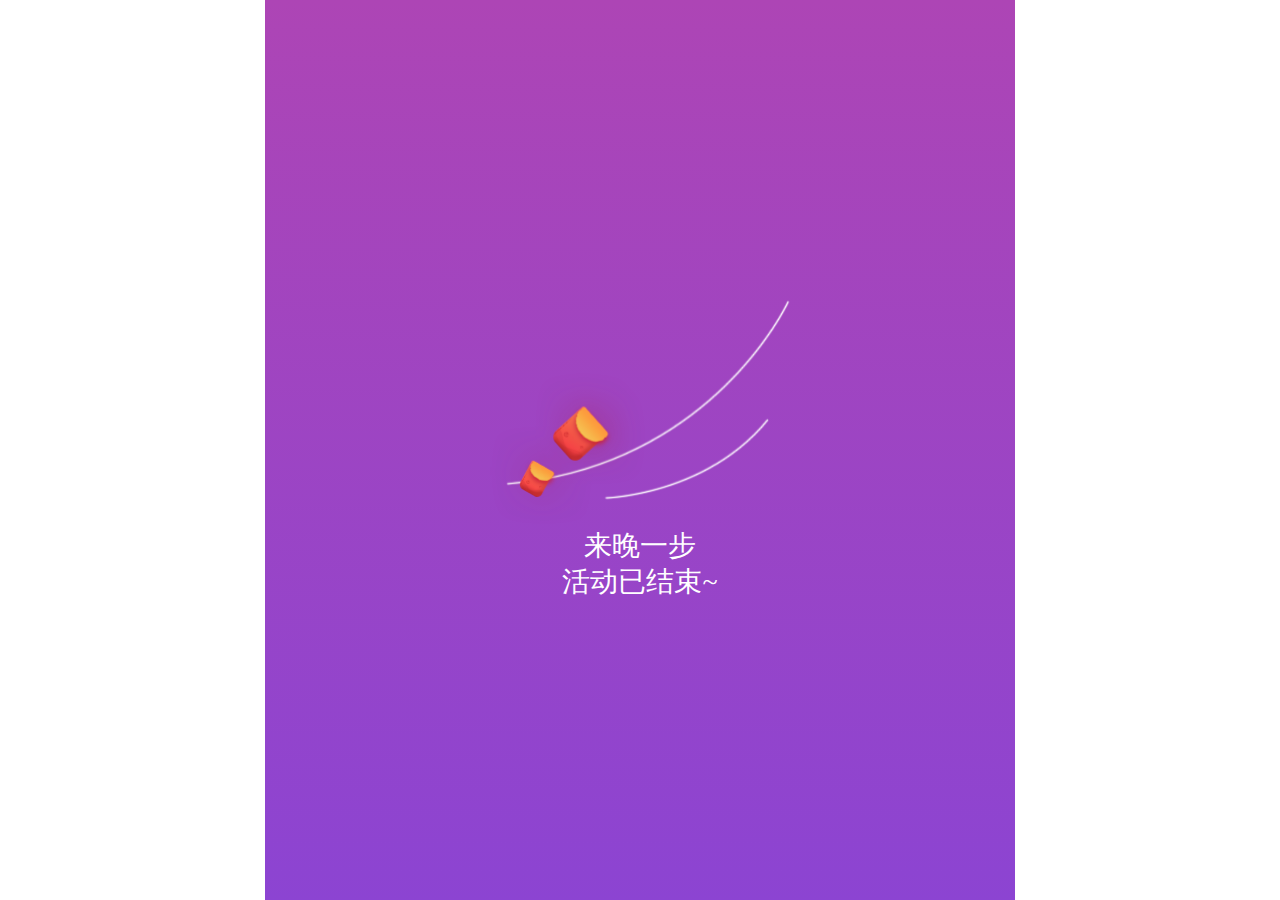
<file: offline.html>
<!doctype html>
<html lang="en">
<head>
	<meta charset="UTF-8">
	<meta name="viewport" content="width=750, user-scalable=no, target-densitydpi=device-dpi">
	<meta name="format-detection" content="telephone=no">
	<title>流量红包人人有</title>
	<link rel="stylesheet" type="text/css" href="css/style.css">
</head>
<body>

<div class="busy">
	<div class="middle">
		<img src="images/later.png" class="later" />
		<p>来晚一步<br/>活动已结束~</p>
	</div>
</div>

<script src="https://happy.mail.10086.cn/res/yzkf/js/jquery.js"></script>	
<script src="js/mode.js"></script>	
</body>
</html>
</file>
<file: css/style.css>
@charset "UTF-8";/*! normalize.css v1.1.3 | MIT License | git.io/normalize */article,aside,details,figcaption,figure,footer,header,hgroup,main,nav,section,summary{display:block}audio,canvas,video{display:inline-block}audio:not([controls]){display:none;height:0}[hidden]{display:none}html{font-size:100%;-ms-text-size-adjust:100%;-webkit-text-size-adjust:100%}button,html,input,select,textarea{font-family:Aril,"微软雅黑"}body{margin:0}a:focus{outline:thin dotted}a:active,a:hover{outline:0}h1{font-size:2em;margin:0}h2{font-size:1.5em;margin:.83em 0}h3{font-size:1.17em;margin:1em 0}h4{font-size:1em;margin:1.33em 0}h5{font-size:.83em;margin:1.67em 0}h6{font-size:.67em;margin:2.33em 0}abbr[title]{border-bottom:1px dotted}b,strong{font-weight:700}blockquote{margin:1em 40px}dfn{font-style:italic}hr{-moz-box-sizing:content-box;box-sizing:content-box;height:0}mark{background:#ff0;color:#000}p,pre{margin:1em 0}code,kbd,pre,samp{font-family:monospace,serif;font-size:1em}pre{white-space:pre;white-space:pre-wrap;word-wrap:break-word}q{quotes:none}q:after,q:before{content:'';content:none}small{font-size:80%}sub,sup{font-size:75%;line-height:0;position:relative;vertical-align:baseline}sup{top:-.5em}sub{bottom:-.25em}dl,menu,ol,ul{margin:0}dd{margin:0 0 0 40px}menu,ol,ul{padding:0}nav ol,nav ul{list-style:none;list-style-image:none}img{border:0;-ms-interpolation-mode:bicubic}svg:not(:root){overflow:hidden}figure{margin:0}form{margin:0}fieldset{border:1px solid silver;margin:0 2px;padding:.35em .625em .75em}legend{border:0;padding:0;white-space:normal}button,input,select,textarea{font-size:100%;margin:0;vertical-align:baseline}button,input{line-height:normal}button,select{text-transform:none}button,html input[type=button],input[type=reset],input[type=submit]{-webkit-appearance:button;cursor:pointer}button[disabled],html input[disabled]{cursor:default}input[type=checkbox],input[type=radio]{box-sizing:border-box;padding:0}input[type=search]{-webkit-appearance:textfield;-moz-box-sizing:content-box;-webkit-box-sizing:content-box;box-sizing:content-box}input[type=search]::-webkit-search-cancel-button,input[type=search]::-webkit-search-decoration{-webkit-appearance:none}button::-moz-focus-inner,input::-moz-focus-inner{border:0;padding:0}textarea{overflow:auto;vertical-align:top}table{border-collapse:collapse;border-spacing:0}



/* icon 雪碧图css */
.icon{display: inline-block;background-image: url(../images/sprite.png);}

.icon-back {
  background-position: -.33rem 0rem;
  width: .41rem;
  height: .41rem;
}
.icon-btn {
  background-position: -8.30rem 0rem;
  width: 6.09rem;
  height: .67rem;
}
.icon-close {
  background-position: -.84rem 0rem;
  width: .51rem;
  height: .51rem;
}
.icon-index-jia {
  background-position: -1.45rem 0rem;
  width: 1.07rem;
  height: .30rem;
}
.icon-ptop {
  background-position: -14.49rem 0rem;
  width: 6.68rem;
  height: .97rem;
}
.icon-record {
  background-position: -5.22rem 0rem;
  width: 1.39rem;
  height: .57rem;
}
.icon-rule {
  background-position: -6.71rem 0rem;
  width: 1.49rem;
  height: .57rem;
}
.icon-tel {
  background-position: 0rem 0rem;
  width: .23rem;
  height: .37rem;
}
.icon-to1 {
  background-position: -2.62rem 0rem;
  width: 1.20rem;
  height: 1.20rem;
}
.icon-to2 {
  background-position: -3.92rem 0rem;
  width: 1.20rem;
  height: 1.20rem;
}

/*
 * content  : 弹窗模块
 * name     : m-popup
 * time     : 20170622
 * by       : shan
 */
.pop_module {
  position: fixed;
  top: 0;
  left: 0;
  right: 0;
  bottom: 0;
  width: 100%;
  height: 100%;
  z-index: 9;
  background-color: rgba(0, 0, 0, 0.8);
  display: none; }

.pop_module.show {
  display: block; }

.com_pop_con{
	position: absolute;
	top: 50%;
	left: 50%;
	-webkit-transform: translate(-50%, -50%);
	transform: translate(-50%, -50%);
}
.middle{
  display: table-cell;
  vertical-align: middle
}
.toast{
  display: none;
}
.pop_toast {
  display: table;
  width: 6.70rem;
  height: 2.80rem;
  padding: 0 .8rem;
  background: rgba(40, 40, 40, .9);
  font-size: .30rem;
  line-height: .45rem;
  color: #fff;
  text-align: center;
  box-sizing: border-box;
  border-radius: .2rem;
}
.icon-close{
  position: absolute;
  top: .1rem;
  right: .1rem;
}
.pop_con01 {
  width: 6.68rem;
  background: #fff;
  border-radius: .1rem;
  font-size: .3rem;
  line-height: .45rem;
  padding-bottom: .35rem;
  text-align: center;
}
.pop_con01 .ptop{
  width: 6.68rem;
  height: .97rem;
  line-height: .97rem;
  background: url('../images/ptop.png') no-repeat;
  font-size: .36rem;
  font-weight: bold;
  color: #fff;
  text-align: center;
}
.pop_con01 .btm{
  text-align: center;
}
.pop_con01 .icon-btn{
  text-align: center;
  line-height: .67rem;
  color: #fff;
  font-size: .36rem;
}
.pop_con01 .txt{
  display: table;
  min-height: 2.85rem;
  width: 5.1rem;
  margin: 0 auto;
}

.pop_con01 .content01{
  padding:  .5rem .28rem .4rem;
  text-align: left;
  line-height: .55rem;
  font-size: .3rem;
}
.content01 p{
  position: relative;
  margin: 0;
  margin-bottom: .3rem;
}
.content01 p .gray{
  font-size: .24rem;
}
.content01 .icon{
  position: absolute;
  top: 0;
  right: 0;
}
 .content01 .zhu{
  padding-left: .6rem;
  text-indent: -.6rem;
 }
 .line{
  padding-bottom: .35rem;
  border-bottom: 1px dashed #848586;
 }

.content02{
  padding: .45rem .3rem .05rem;
}
.quan{
  width: 6.06rem;
  height: 1.8rem;
  background: url('../images/quan.png') no-repeat;
  background-size: 100%;
  color: #fff;
  text-align: left;
  margin-bottom: .3rem;
}
.quan dl{
  display: inline-block;
  width: 3.6rem;
  margin: .25rem 0 0 .45rem;
}
.quan dd{
  margin: 0;
  font-size: .24rem;
  line-height: .34rem;
}
.quan dt{
  font-size: .3rem;
  margin-bottom: .1rem;
}

.content02 .right{
  display: inline-block;
  font-size: .8rem;
  color: #fff119;
  font-weight: bold;
  vertical-align: 0.2rem;
}
.content02 .right span{
  font-size: .4rem;
}
.content02 .txt1 {
  line-height: .64rem;
}

.content03{
  text-align: left;
  padding: .4rem .2rem .4rem .7rem;
}
.content03 .ova{
  height: 5.4rem;
  overflow: auto;
  padding-right: .4rem;
}
.content03 p{
  margin: 0;
}
.pop_con01 .content04{
  text-align: left;
  line-height: .4rem;
  padding: .2rem;
}
.content04 .ova{
  max-height: 6rem;
  overflow: auto;
  padding-right: .3rem;
}
.content05{
  padding-top: .4rem;
}
.content05 .txt2{
  padding-top: .1rem;
}


/*
 * name     : style
 * content  : 布局
 * time     : 20170622
 * author   : shan
 */
 .gray{
  color: #595959;
 }
.bold{
  font-weight: bold;
}
.orange{
  color: #fc6352;
}


html, body {
  width: 100%;
  height: 100%; }

.wrap {
  position: relative;
  max-width: 7.50rem;
  width: 100%;
  margin: 0 auto;
  min-height: 100%;
  background: #704bd9 url('../images/bg.jpg') no-repeat;
  color: #595959;
}
.busy{
  display: table;
  position: relative;
  max-width: 7.50rem;
  width: 100%;
  margin: 0 auto;
  height: 100%;
  background: -webkit-linear-gradient(#ad45b5, #8c44d2);
  background: linear-gradient(#ad45b5, #8c44d2);
  text-align: center;
}
.busy p{
  margin: 0;
  font-size: .28rem;
  line-height: .36rem;
  color: #fff;
}
.btn-back{
  margin-top: 2rem;
  display: inline-block;
  text-align: center;
  color: #fff;
  font-size: .3rem;
  height: .67rem;
  line-height: .67rem;
  width: 2.77rem;
  background: -webkit-linear-gradient(left, #ff504b, #ffa91c);
  background: linear-gradient(left, #ff504b, #ffa91c);
  border-radius: .1rem;
}
.wifi{
  width: 1.35rem;
}
.later{
  width: 3rem;
  margin-bottom: -.2rem;
}



.icon-record{
  position: absolute;
  top: .2rem;
  left: 0;
}
.icon-rule{
  position: absolute;
  top: .2rem;
  right: 0;
}
.padding{
  padding: 3.65rem .38rem .4rem;
}
.dataCon01{
  position: relative;
  background: rgba(255, 255, 255, .3);
  border-radius: .2rem;
  padding: .4rem .35rem 0.9rem;
  text-align: center;
}

.ffbox{
  position: relative;
  height: 3.52rem;
}

.dataCon01 .box{
  position: absolute;
  top: 0;
  left: 0;
  width: 100%;
  background: #fff;
  border-radius: .1rem;
  font-size: .3rem;
}
.icon-tel{
  position: absolute;
  top: .15rem;
  right: .15rem;
}
.dataCon01 .tb01{
  width: 100%;
}
.tb01 td{
  width: 50%;
}
.dataCon01 .zhu{
  font-size: .24rem;
  line-height: .75rem;
}
.dataCon01 .num{
  font-size: .8rem;
  font-weight: bold;
  color: #fd5f4e;
  margin: 0 auto;
  padding-bottom: .35rem;
}
.dataCon01 .tx1{
  margin: 0 auto;
}
.dataCon01 .num span{
  font-size: .4rem;
}
.dataCon01 .btn-b{
  display: inline-block;
  font-size: .28rem;
  text-align: center;
  width: 2.7rem;
  height: .62rem;
  line-height: .62rem;
  border-radius: .1rem;
  background: #ff7a35;
  color: #fff;
}
.dataCon01 .btn-b.grayscale{
  background: #7d7d7d;
}

.dataCon01 .bl{
  border-right: .02rem solid #eee;
}
.btn-a{
  margin-top: .4rem;
  width: 100%;
  background: #f83b41;
  height: .67rem;
  line-height: .67rem;
  font-size: .32rem;
  text-align: center;
  border-radius: .1rem;
  color: #fff;
  font-weight: bold;
  box-shadow: 0 .05rem .2rem #a951df;
}
.box0{
  padding-top: .3rem;
}
.box1{
  padding: .2rem 0;
}
.tb02{
  width: 5rem;
  margin: .4rem auto .2rem;
}
.tb02 th, .tb02 td{
  font-weight: normal;
  border: 1px solid #363636;
  line-height: .6rem;
}
.icon-back{
  position: absolute;
  top: .1rem;
  right: .1rem;
}




.dataCon02{
  margin-top: .55rem;
  padding: .6rem .4rem .4rem;
  box-sizing: border-box;
  width: 100%;
  background: rgba(71, 28, 129, .3);
  border-radius: .1rem;
  color: #fff;
}

.dataCon02 .h4{
  padding: 0 .2rem 0;
  line-height: 2px;
  border-left: 1.8rem solid #ddd;
  border-right: 1.8rem solid #ddd;
  text-align: center;
  font-size: .3rem;
}

.dataCon02 .noone{
  font-size: .28rem;
  line-height: .36rem;
  text-align: center;
  padding: .5rem 0 .3rem;
}

.sqlist{
  padding: .5rem .4rem .2rem;
}
.sqlist table{
  width: 100%;
  font-size: .24rem;
}
.sqlist td{
  padding: .2rem 0 .15rem;
  border-bottom: 1px solid #391b87;
}
.sqlist .uhead{
  display: inline-block;
  width: .69rem;
  height: .69rem;
  border-radius: .35rem;
  vertical-align: -0.05rem;
}
.sqlist .tx{
  display: inline-block;
  margin-left: .15rem;
  line-height: .4rem;
}
.sqlist .nick{
  width: 3rem;
  overflow: hidden;
  text-overflow: ellipsis;
  white-space: nowrap;
}
.sqlist .time{
  color: #a999de;
}
.td2{
  text-align: right;
  font-size: .3rem;
}
.dataCon02 .zhu{
  font-size: .28rem;
  font-weight: bold;
  text-align: center;
}

.loadPop p{
  font-size: .3rem;
  color: #fff;
}

.redpk{
  position: absolute;
  top: 0;
  left: 50%;
  margin-left: -3.75rem;

  background-image: url('../images/redpk.png');
  background-size: 45.5rem 9.7rem;
  width: 7.50rem;
  height: 9.70rem;
}
.redpkAni {
-webkit-animation: redpkAni 1.5s 1 step-start;
  animation: redpkAni 1.5s 1 step-start;
}




@keyframes redpkAni
{
 0%, 15.8%{background-position: 0 0; }
  16.8%, 32.6%{background-position: 100% 0;  }
  33.6%, 49.4%{background-position: 200% 0;}
  50.4%, 66.2%{background-position: 300% 0;}
  67.2%, 83%{background-position: 400% 0; }
  84%, 100%{background-position: 500% 0;}
}

@-webkit-keyframes redpkAni
{
0%, 15.8%{background-position: 0 0; }
  16.8%, 32.6%{background-position: 100% 0;  }
  33.6%, 49.4%{background-position: 200% 0;}
  50.4%, 66.2%{background-position: 300% 0;}
  67.2%, 83%{background-position: 400% 0; }
  84%, 100%{background-position: 500% 0;}
}



.flip.out {
  -webkit-transform: rotateY(-90deg) scale(0.9);
  -webkit-animation-name: flipouttoleft;
  -webkit-animation-duration: 175ms;
  transform: rotateY(-90deg) scale(0.9);
  animation-name: flipouttoleft;
  animation-duration: 175ms; }

.flip.in {
  -webkit-animation-name: flipintoright;
  -webkit-animation-duration: 225ms;
  animation-name: flipintoright;
  animation-duration: 225ms; }

.flip {
  -webkit-backface-visibility: hidden;
  -webkit-transform: translateX(0);
  backface-visibility: hidden;
  transform: translateX(0); }

.in {
  -webkit-animation-timing-function: ease-out;
  -webkit-animation-duration: 350ms;
  animation-timing-function: ease-out;
  animation-duration: 350ms; }

.out {
  -webkit-animation-timing-function: ease-in;
  -webkit-animation-duration: 225ms;
  animation-timing-function: ease-in;
  animation-duration: 225ms; }


@keyframes flipouttoleft {
  0% {
    transform: rotateY(0); }
  100% {
    transform: rotateY(-90deg) scale(0.9); } }
@-webkit-keyframes flipouttoleft {
  0% {
    transform: rotateY(0); }
  100% {
    transform: rotateY(-90deg) scale(0.9); } }
@keyframes flipintoright {
  0% {
    transform: rotateY(90deg) scale(0.9); }
  100% {
    transform: rotateY(0); } }
@-webkit-keyframes flipintoright {
  0% {
    transform: rotateY(90deg) scale(0.9); }
  100% {
    transform: rotateY(0); } }



/* ::-webkit-scrollbar{width:0;height:0}
::-webkit-scrollbar-track{background-color:#bee1eb;}
::-webkit-scrollbar-thumb{background-color:#00aff0;}
::-webkit-scrollbar-thumb:hover {background-color:#9c3} 
::-webkit-scrollbar-thumb:active {background-color:#00aff0}

 */

.ova::-webkit-scrollbar {
    width: .16rem;
    height: .16rem;
    background: #a0a0a0;
    border-radius: .2rem;
}
.ova::-webkit-scrollbar-thumb {
    border-radius: .2rem;
    background: -webkit-linear-gradient(#f9bbcc, #e5488d, #b547d4, #d87b38);
    background: linear-gradient(#f9bbcc, #e5488d, #b547d4, #d87b38);
}
</file>
